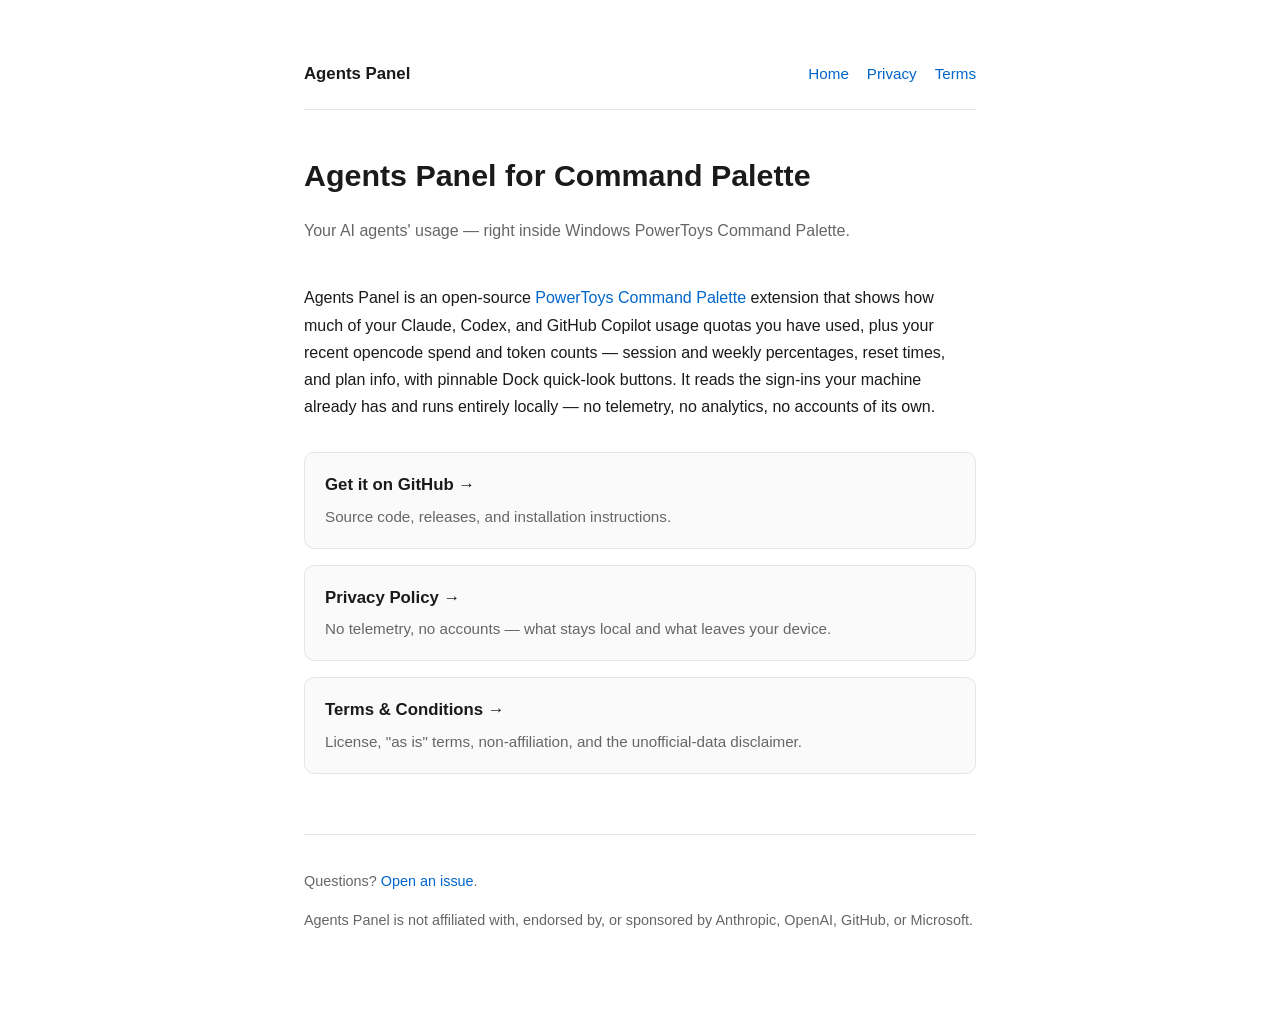
<file: docs/index.html>
<!DOCTYPE html>
<html lang="en">
<head>
  <meta charset="UTF-8" />
  <meta name="viewport" content="width=device-width, initial-scale=1.0" />
  <title>Agents Panel for Command Palette</title>
  <link rel="stylesheet" href="style.css" />
</head>
<body>
  <header class="site">
    <span class="name">Agents Panel</span>
    <nav>
      <a href="index.html">Home</a>
      <a href="privacy.html">Privacy</a>
      <a href="terms.html">Terms</a>
    </nav>
  </header>

  <h1>Agents Panel for Command Palette</h1>
  <p class="subtitle">Your AI agents' usage &mdash; right inside Windows&nbsp;PowerToys Command Palette.</p>

  <p>Agents Panel is an open-source <a href="https://learn.microsoft.com/en-us/windows/powertoys/command-palette/overview">PowerToys Command Palette</a> extension that shows how much of your Claude, Codex, and GitHub Copilot usage quotas you have used, plus your recent opencode spend and token counts &mdash; session and weekly percentages, reset times, and plan info, with pinnable Dock quick-look buttons. It reads the sign-ins your machine already has and runs entirely locally &mdash; no telemetry, no analytics, no accounts of its own.</p>

  <div class="cards">
    <a class="card" href="https://github.com/CostaFot/agents-panel-extension">
      <div class="title">Get it on GitHub &rarr;</div>
      <div class="desc">Source code, releases, and installation instructions.</div>
    </a>
    <a class="card" href="privacy.html">
      <div class="title">Privacy Policy &rarr;</div>
      <div class="desc">No telemetry, no accounts &mdash; what stays local and what leaves your device.</div>
    </a>
    <a class="card" href="terms.html">
      <div class="title">Terms &amp; Conditions &rarr;</div>
      <div class="desc">License, "as is" terms, non-affiliation, and the unofficial-data disclaimer.</div>
    </a>
  </div>

  <footer class="site">
    <p>Questions? <a href="https://github.com/CostaFot/agents-panel-extension/issues">Open an issue</a>.</p>
    <p>Agents Panel is not affiliated with, endorsed by, or sponsored by Anthropic, OpenAI, GitHub, or Microsoft.</p>
  </footer>
</body>
</html>
</file>
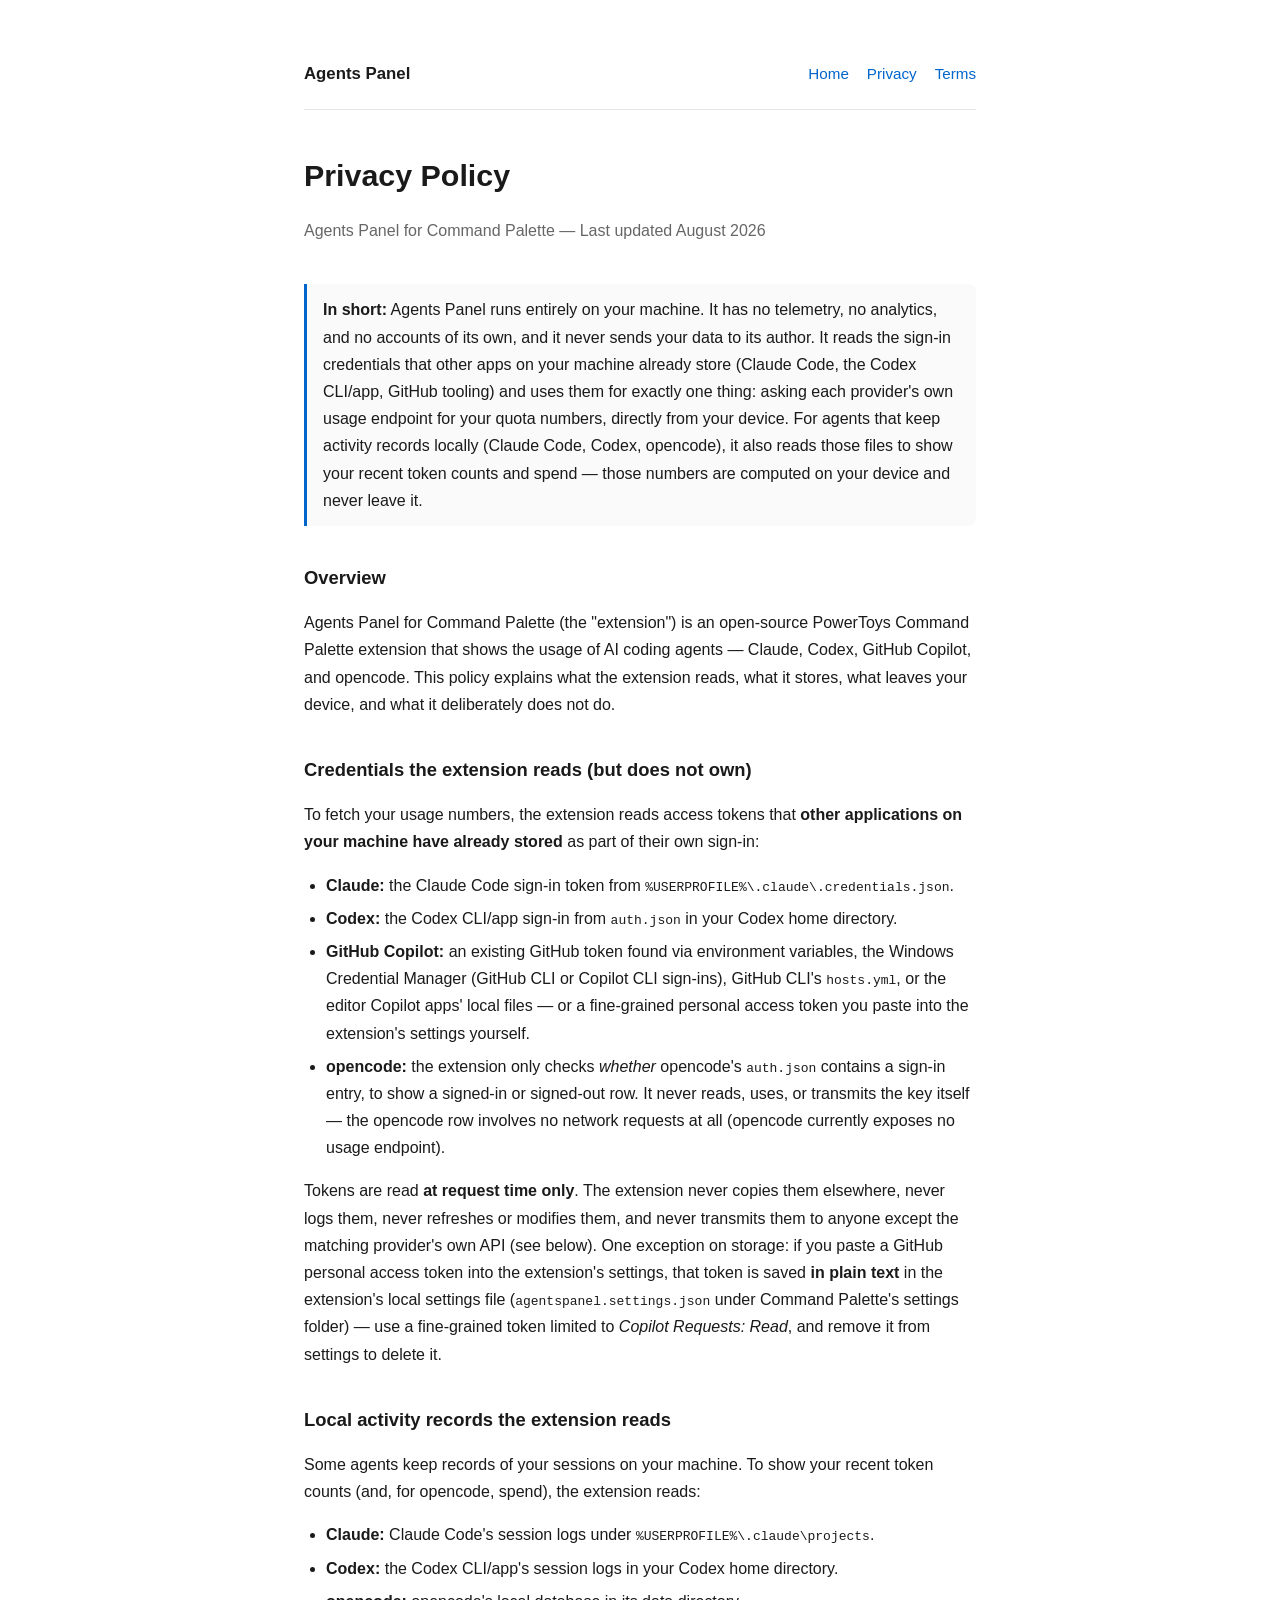
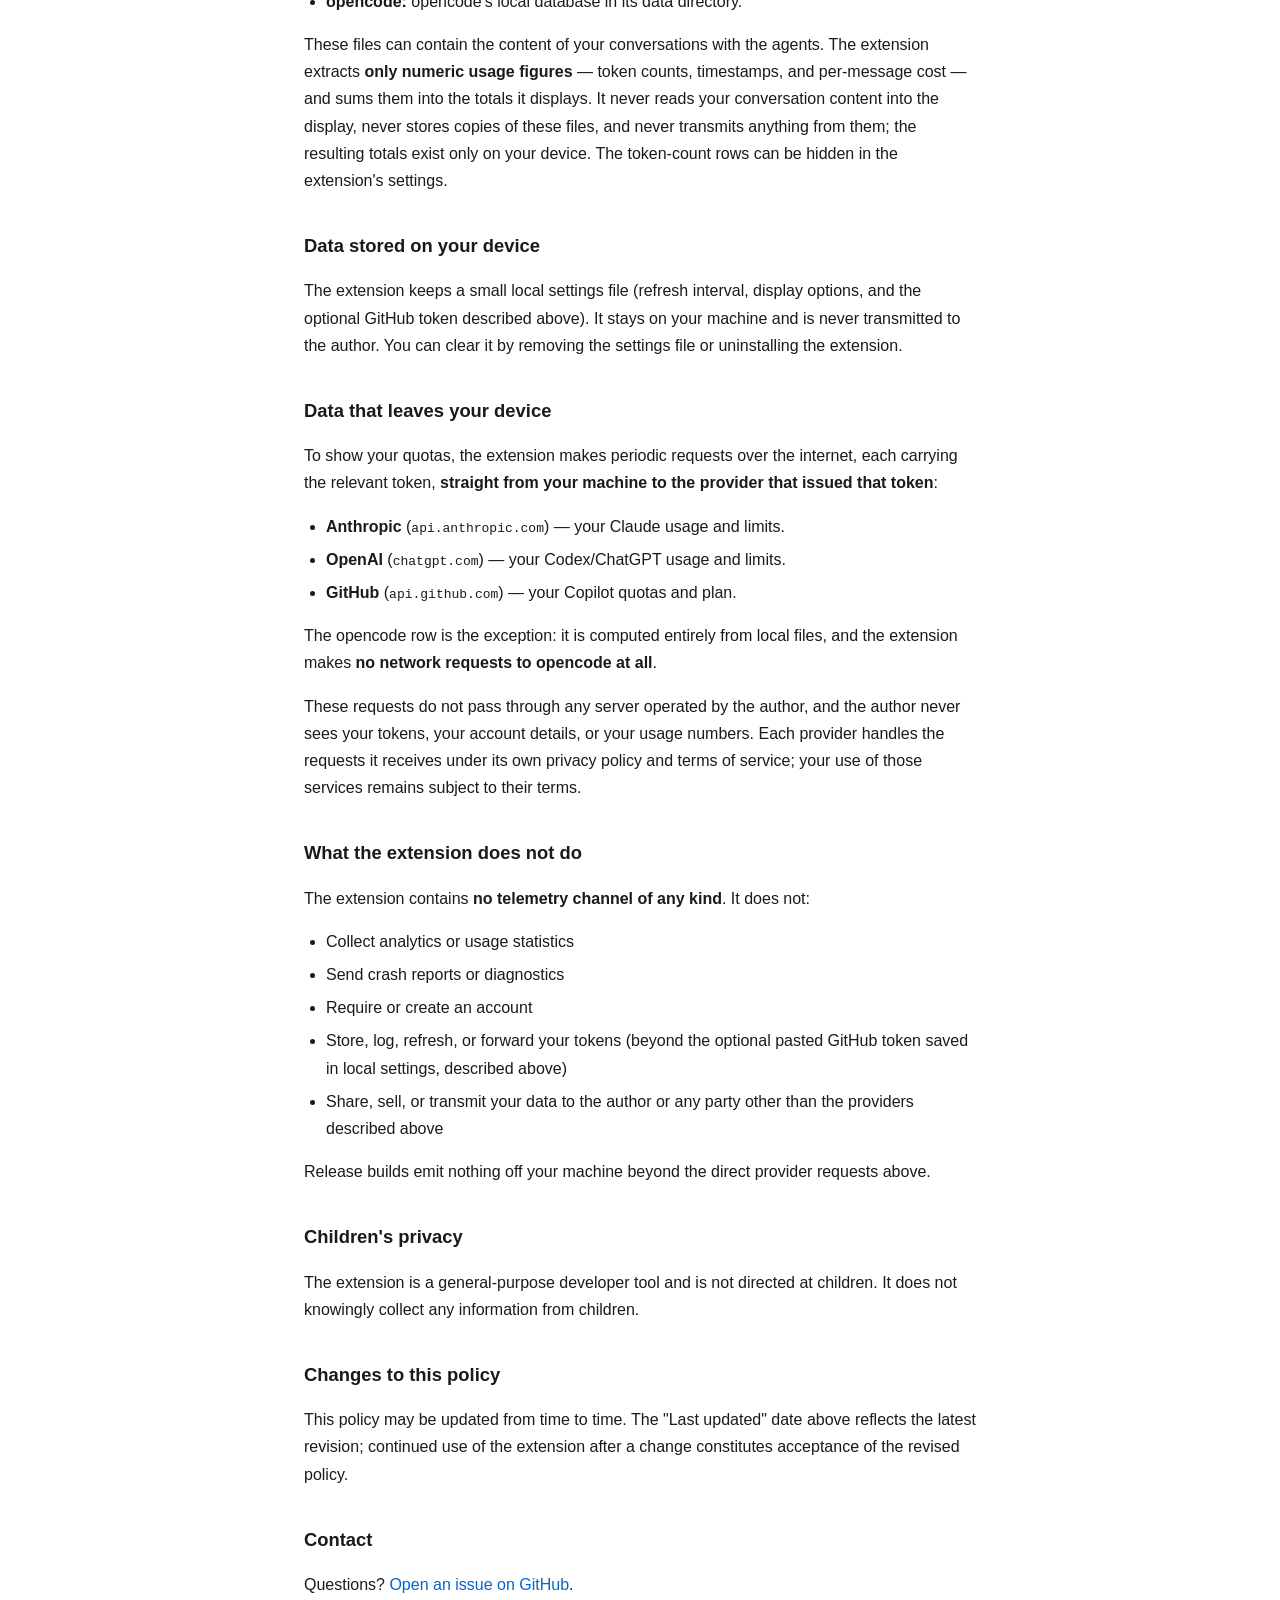
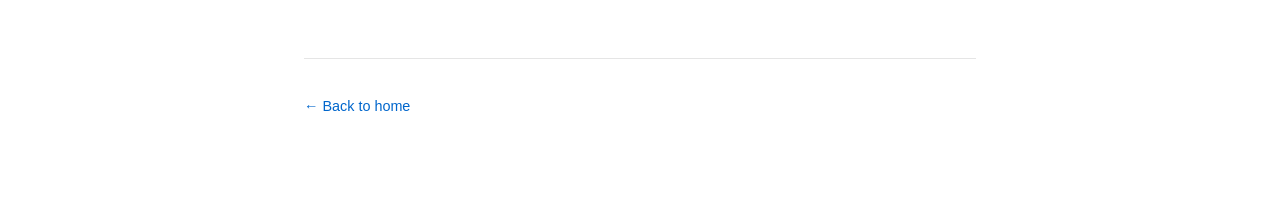
<file: docs/privacy.html>
<!DOCTYPE html>
<html lang="en">
<head>
  <meta charset="UTF-8" />
  <meta name="viewport" content="width=device-width, initial-scale=1.0" />
  <title>Privacy Policy — Agents Panel for Command Palette</title>
  <link rel="stylesheet" href="style.css" />
</head>
<body>
  <header class="site">
    <span class="name">Agents Panel</span>
    <nav>
      <a href="index.html">Home</a>
      <a href="privacy.html">Privacy</a>
      <a href="terms.html">Terms</a>
    </nav>
  </header>

  <h1>Privacy Policy</h1>
  <p class="subtitle">Agents Panel for Command Palette &mdash; Last updated August 2026</p>

  <div class="disclaimer">
    <strong>In short:</strong> Agents Panel runs entirely on your machine. It has no telemetry, no analytics, and no accounts of its own, and it never sends your data to its author. It reads the sign-in credentials that other apps on your machine already store (Claude Code, the Codex CLI/app, GitHub tooling) and uses them for exactly one thing: asking each provider's own usage endpoint for your quota numbers, directly from your device. For agents that keep activity records locally (Claude Code, Codex, opencode), it also reads those files to show your recent token counts and spend &mdash; those numbers are computed on your device and never leave it.
  </div>

  <h2>Overview</h2>
  <p>Agents Panel for Command Palette (the "extension") is an open-source PowerToys Command Palette extension that shows the usage of AI coding agents &mdash; Claude, Codex, GitHub Copilot, and opencode. This policy explains what the extension reads, what it stores, what leaves your device, and what it deliberately does not do.</p>

  <h2>Credentials the extension reads (but does not own)</h2>
  <p>To fetch your usage numbers, the extension reads access tokens that <strong>other applications on your machine have already stored</strong> as part of their own sign-in:</p>
  <ul>
    <li><strong>Claude:</strong> the Claude Code sign-in token from <code>%USERPROFILE%\.claude\.credentials.json</code>.</li>
    <li><strong>Codex:</strong> the Codex CLI/app sign-in from <code>auth.json</code> in your Codex home directory.</li>
    <li><strong>GitHub Copilot:</strong> an existing GitHub token found via environment variables, the Windows Credential Manager (GitHub CLI or Copilot CLI sign-ins), GitHub CLI's <code>hosts.yml</code>, or the editor Copilot apps' local files &mdash; or a fine-grained personal access token you paste into the extension's settings yourself.</li>
    <li><strong>opencode:</strong> the extension only checks <em>whether</em> opencode's <code>auth.json</code> contains a sign-in entry, to show a signed-in or signed-out row. It never reads, uses, or transmits the key itself &mdash; the opencode row involves no network requests at all (opencode currently exposes no usage endpoint).</li>
  </ul>
  <p>Tokens are read <strong>at request time only</strong>. The extension never copies them elsewhere, never logs them, never refreshes or modifies them, and never transmits them to anyone except the matching provider's own API (see below). One exception on storage: if you paste a GitHub personal access token into the extension's settings, that token is saved <strong>in plain text</strong> in the extension's local settings file (<code>agentspanel.settings.json</code> under Command Palette's settings folder) &mdash; use a fine-grained token limited to <em>Copilot Requests: Read</em>, and remove it from settings to delete it.</p>

  <h2>Local activity records the extension reads</h2>
  <p>Some agents keep records of your sessions on your machine. To show your recent token counts (and, for opencode, spend), the extension reads:</p>
  <ul>
    <li><strong>Claude:</strong> Claude Code's session logs under <code>%USERPROFILE%\.claude\projects</code>.</li>
    <li><strong>Codex:</strong> the Codex CLI/app's session logs in your Codex home directory.</li>
    <li><strong>opencode:</strong> opencode's local database in its data directory.</li>
  </ul>
  <p>These files can contain the content of your conversations with the agents. The extension extracts <strong>only numeric usage figures</strong> &mdash; token counts, timestamps, and per-message cost &mdash; and sums them into the totals it displays. It never reads your conversation content into the display, never stores copies of these files, and never transmits anything from them; the resulting totals exist only on your device. The token-count rows can be hidden in the extension's settings.</p>

  <h2>Data stored on your device</h2>
  <p>The extension keeps a small local settings file (refresh interval, display options, and the optional GitHub token described above). It stays on your machine and is never transmitted to the author. You can clear it by removing the settings file or uninstalling the extension.</p>

  <h2>Data that leaves your device</h2>
  <p>To show your quotas, the extension makes periodic requests over the internet, each carrying the relevant token, <strong>straight from your machine to the provider that issued that token</strong>:</p>
  <ul>
    <li><strong>Anthropic</strong> (<code>api.anthropic.com</code>) &mdash; your Claude usage and limits.</li>
    <li><strong>OpenAI</strong> (<code>chatgpt.com</code>) &mdash; your Codex/ChatGPT usage and limits.</li>
    <li><strong>GitHub</strong> (<code>api.github.com</code>) &mdash; your Copilot quotas and plan.</li>
  </ul>
  <p>The opencode row is the exception: it is computed entirely from local files, and the extension makes <strong>no network requests to opencode at all</strong>.</p>
  <p>These requests do not pass through any server operated by the author, and the author never sees your tokens, your account details, or your usage numbers. Each provider handles the requests it receives under its own privacy policy and terms of service; your use of those services remains subject to their terms.</p>

  <h2>What the extension does not do</h2>
  <p>The extension contains <strong>no telemetry channel of any kind</strong>. It does not:</p>
  <ul>
    <li>Collect analytics or usage statistics</li>
    <li>Send crash reports or diagnostics</li>
    <li>Require or create an account</li>
    <li>Store, log, refresh, or forward your tokens (beyond the optional pasted GitHub token saved in local settings, described above)</li>
    <li>Share, sell, or transmit your data to the author or any party other than the providers described above</li>
  </ul>
  <p>Release builds emit nothing off your machine beyond the direct provider requests above.</p>

  <h2>Children's privacy</h2>
  <p>The extension is a general-purpose developer tool and is not directed at children. It does not knowingly collect any information from children.</p>

  <h2>Changes to this policy</h2>
  <p>This policy may be updated from time to time. The "Last updated" date above reflects the latest revision; continued use of the extension after a change constitutes acceptance of the revised policy.</p>

  <h2>Contact</h2>
  <p>Questions? <a href="https://github.com/CostaFot/agents-panel-extension/issues">Open an issue on GitHub</a>.</p>

  <footer class="site">
    <p><a href="index.html">&larr; Back to home</a></p>
  </footer>
</body>
</html>
</file>
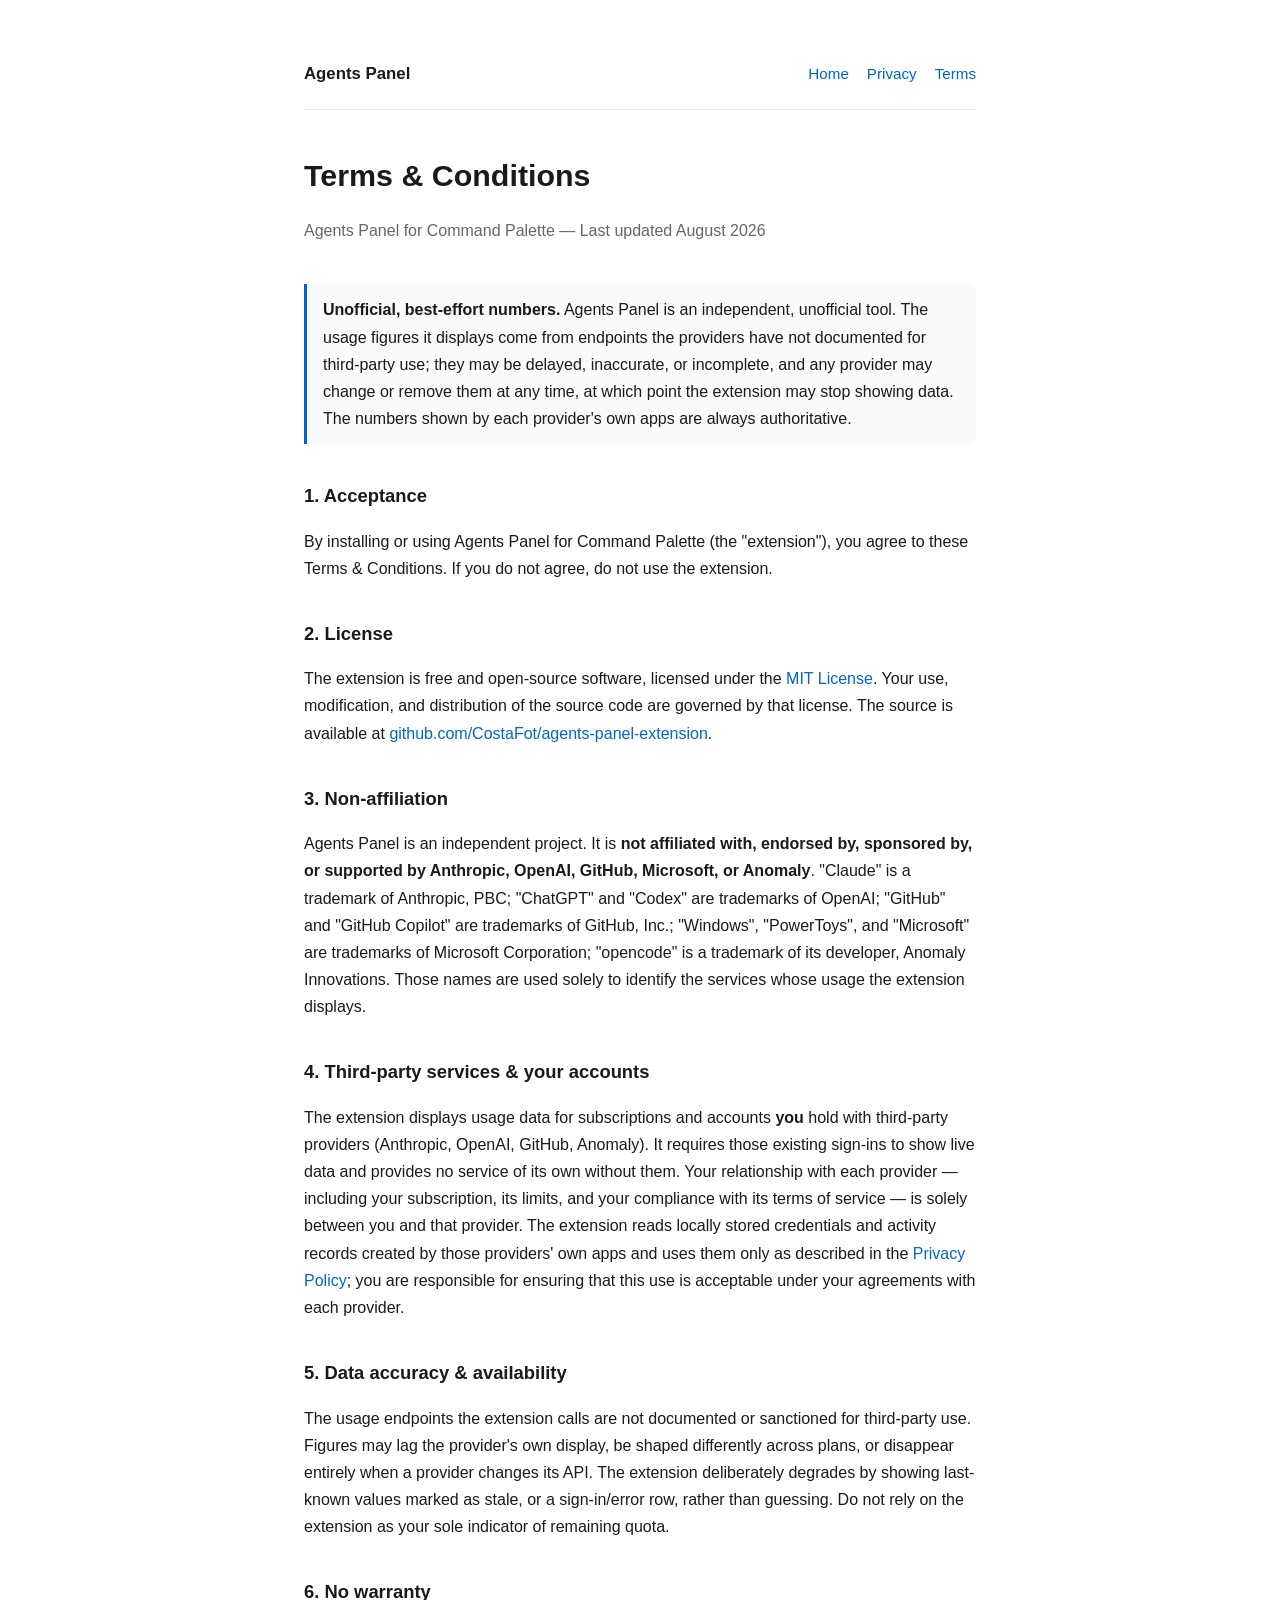
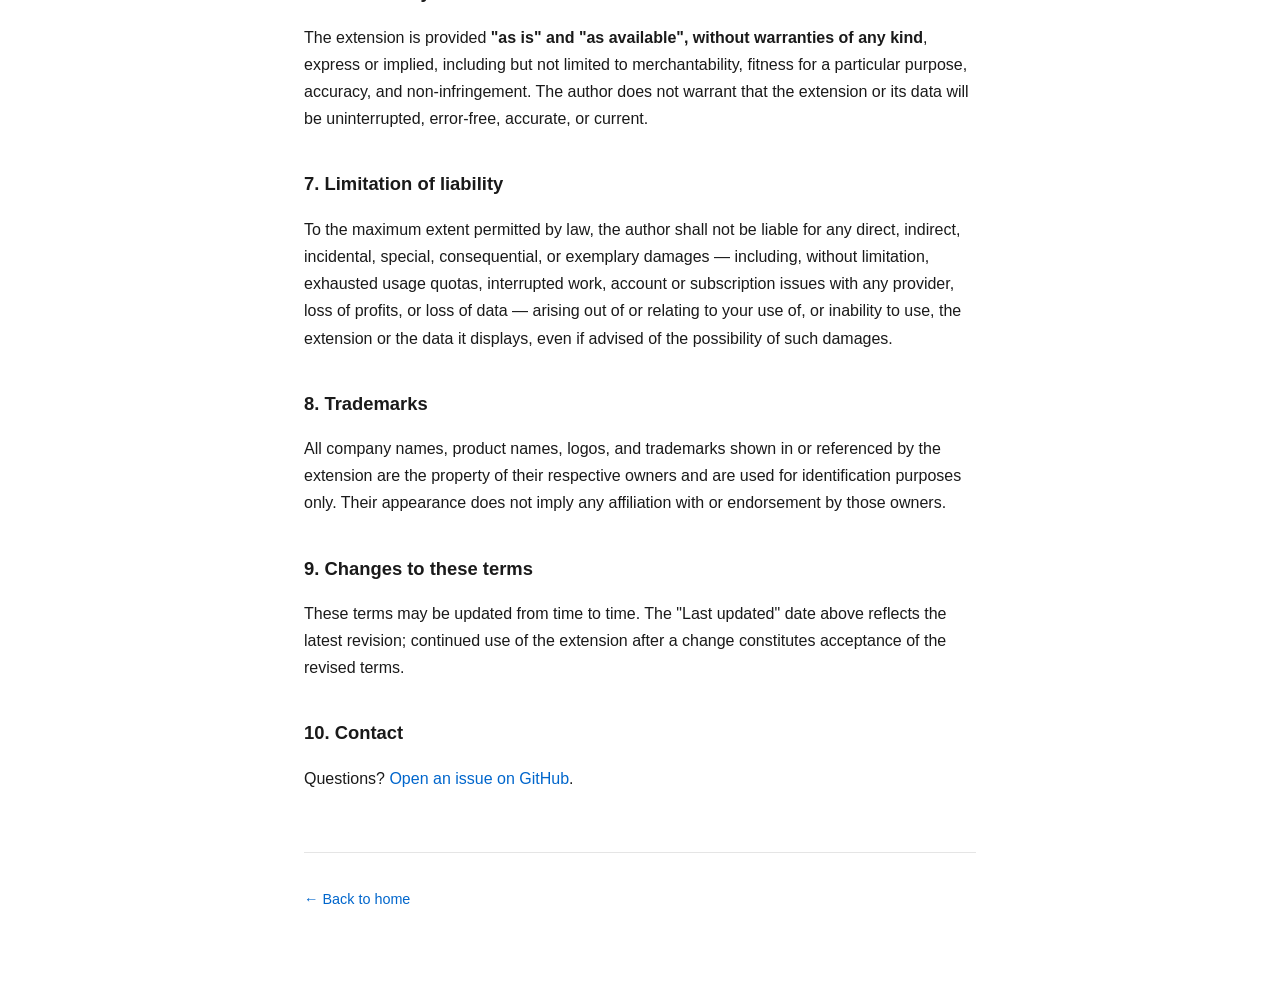
<file: docs/terms.html>
<!DOCTYPE html>
<html lang="en">
<head>
  <meta charset="UTF-8" />
  <meta name="viewport" content="width=device-width, initial-scale=1.0" />
  <title>Terms &amp; Conditions — Agents Panel for Command Palette</title>
  <link rel="stylesheet" href="style.css" />
</head>
<body>
  <header class="site">
    <span class="name">Agents Panel</span>
    <nav>
      <a href="index.html">Home</a>
      <a href="privacy.html">Privacy</a>
      <a href="terms.html">Terms</a>
    </nav>
  </header>

  <h1>Terms &amp; Conditions</h1>
  <p class="subtitle">Agents Panel for Command Palette &mdash; Last updated August 2026</p>

  <div class="disclaimer">
    <strong>Unofficial, best-effort numbers.</strong> Agents Panel is an independent, unofficial tool. The usage figures it displays come from endpoints the providers have not documented for third-party use; they may be delayed, inaccurate, or incomplete, and any provider may change or remove them at any time, at which point the extension may stop showing data. The numbers shown by each provider's own apps are always authoritative.
  </div>

  <h2>1. Acceptance</h2>
  <p>By installing or using Agents Panel for Command Palette (the "extension"), you agree to these Terms &amp; Conditions. If you do not agree, do not use the extension.</p>

  <h2>2. License</h2>
  <p>The extension is free and open-source software, licensed under the <a href="https://github.com/CostaFot/agents-panel-extension/blob/main/LICENSE">MIT License</a>. Your use, modification, and distribution of the source code are governed by that license. The source is available at <a href="https://github.com/CostaFot/agents-panel-extension">github.com/CostaFot/agents-panel-extension</a>.</p>

  <h2>3. Non-affiliation</h2>
  <p>Agents Panel is an independent project. It is <strong>not affiliated with, endorsed by, sponsored by, or supported by Anthropic, OpenAI, GitHub, Microsoft, or Anomaly</strong>. "Claude" is a trademark of Anthropic, PBC; "ChatGPT" and "Codex" are trademarks of OpenAI; "GitHub" and "GitHub Copilot" are trademarks of GitHub, Inc.; "Windows", "PowerToys", and "Microsoft" are trademarks of Microsoft Corporation; "opencode" is a trademark of its developer, Anomaly Innovations. Those names are used solely to identify the services whose usage the extension displays.</p>

  <h2>4. Third-party services &amp; your accounts</h2>
  <p>The extension displays usage data for subscriptions and accounts <strong>you</strong> hold with third-party providers (Anthropic, OpenAI, GitHub, Anomaly). It requires those existing sign-ins to show live data and provides no service of its own without them. Your relationship with each provider &mdash; including your subscription, its limits, and your compliance with its terms of service &mdash; is solely between you and that provider. The extension reads locally stored credentials and activity records created by those providers' own apps and uses them only as described in the <a href="privacy.html">Privacy Policy</a>; you are responsible for ensuring that this use is acceptable under your agreements with each provider.</p>

  <h2>5. Data accuracy &amp; availability</h2>
  <p>The usage endpoints the extension calls are not documented or sanctioned for third-party use. Figures may lag the provider's own display, be shaped differently across plans, or disappear entirely when a provider changes its API. The extension deliberately degrades by showing last-known values marked as stale, or a sign-in/error row, rather than guessing. Do not rely on the extension as your sole indicator of remaining quota.</p>

  <h2>6. No warranty</h2>
  <p>The extension is provided <strong>"as is" and "as available", without warranties of any kind</strong>, express or implied, including but not limited to merchantability, fitness for a particular purpose, accuracy, and non-infringement. The author does not warrant that the extension or its data will be uninterrupted, error-free, accurate, or current.</p>

  <h2>7. Limitation of liability</h2>
  <p>To the maximum extent permitted by law, the author shall not be liable for any direct, indirect, incidental, special, consequential, or exemplary damages &mdash; including, without limitation, exhausted usage quotas, interrupted work, account or subscription issues with any provider, loss of profits, or loss of data &mdash; arising out of or relating to your use of, or inability to use, the extension or the data it displays, even if advised of the possibility of such damages.</p>

  <h2>8. Trademarks</h2>
  <p>All company names, product names, logos, and trademarks shown in or referenced by the extension are the property of their respective owners and are used for identification purposes only. Their appearance does not imply any affiliation with or endorsement by those owners.</p>

  <h2>9. Changes to these terms</h2>
  <p>These terms may be updated from time to time. The "Last updated" date above reflects the latest revision; continued use of the extension after a change constitutes acceptance of the revised terms.</p>

  <h2>10. Contact</h2>
  <p>Questions? <a href="https://github.com/CostaFot/agents-panel-extension/issues">Open an issue on GitHub</a>.</p>

  <footer class="site">
    <p><a href="index.html">&larr; Back to home</a></p>
  </footer>
</body>
</html>
</file>
<file: docs/style.css>
:root {
  --bg: #ffffff;
  --fg: #1a1a1a;
  --muted: #666666;
  --link: #0066cc;
  --border: #e5e5e5;
  --card: #fafafa;
}

@media (prefers-color-scheme: dark) {
  :root {
    --bg: #15171a;
    --fg: #e8e8e8;
    --muted: #9aa0a6;
    --link: #5aa9ff;
    --border: #2a2d31;
    --card: #1c1f23;
  }
}

* { box-sizing: border-box; }

body {
  font-family: -apple-system, BlinkMacSystemFont, "Segoe UI", Roboto, sans-serif;
  max-width: 720px;
  margin: 0 auto;
  padding: 60px 24px 80px;
  color: var(--fg);
  background: var(--bg);
  line-height: 1.7;
}

a { color: var(--link); text-decoration: none; }
a:hover { text-decoration: underline; }

header.site {
  display: flex;
  align-items: center;
  gap: 12px;
  margin-bottom: 40px;
  padding-bottom: 20px;
  border-bottom: 1px solid var(--border);
}
header.site .name { font-weight: 600; font-size: 1.05rem; }
header.site nav { margin-left: auto; display: flex; gap: 18px; font-size: 0.95rem; }

h1 { font-size: 1.9rem; margin-bottom: 4px; }
h2 { font-size: 1.15rem; margin-top: 36px; }
.subtitle { color: var(--muted); margin-bottom: 40px; }

ul { padding-left: 22px; }
li { margin: 6px 0; }

.cards { display: grid; gap: 16px; margin-top: 32px; }
.card {
  display: block;
  border: 1px solid var(--border);
  background: var(--card);
  border-radius: 10px;
  padding: 18px 20px;
}
.card:hover { border-color: var(--link); text-decoration: none; }
.card .title { font-weight: 600; font-size: 1.05rem; color: var(--fg); }
.card .desc { color: var(--muted); font-size: 0.95rem; margin-top: 4px; }

footer.site {
  margin-top: 60px;
  padding-top: 20px;
  border-top: 1px solid var(--border);
  color: var(--muted);
  font-size: 0.9rem;
}

.disclaimer {
  border-left: 3px solid var(--link);
  background: var(--card);
  padding: 12px 16px;
  border-radius: 0 8px 8px 0;
  margin: 24px 0;
}
</file>
